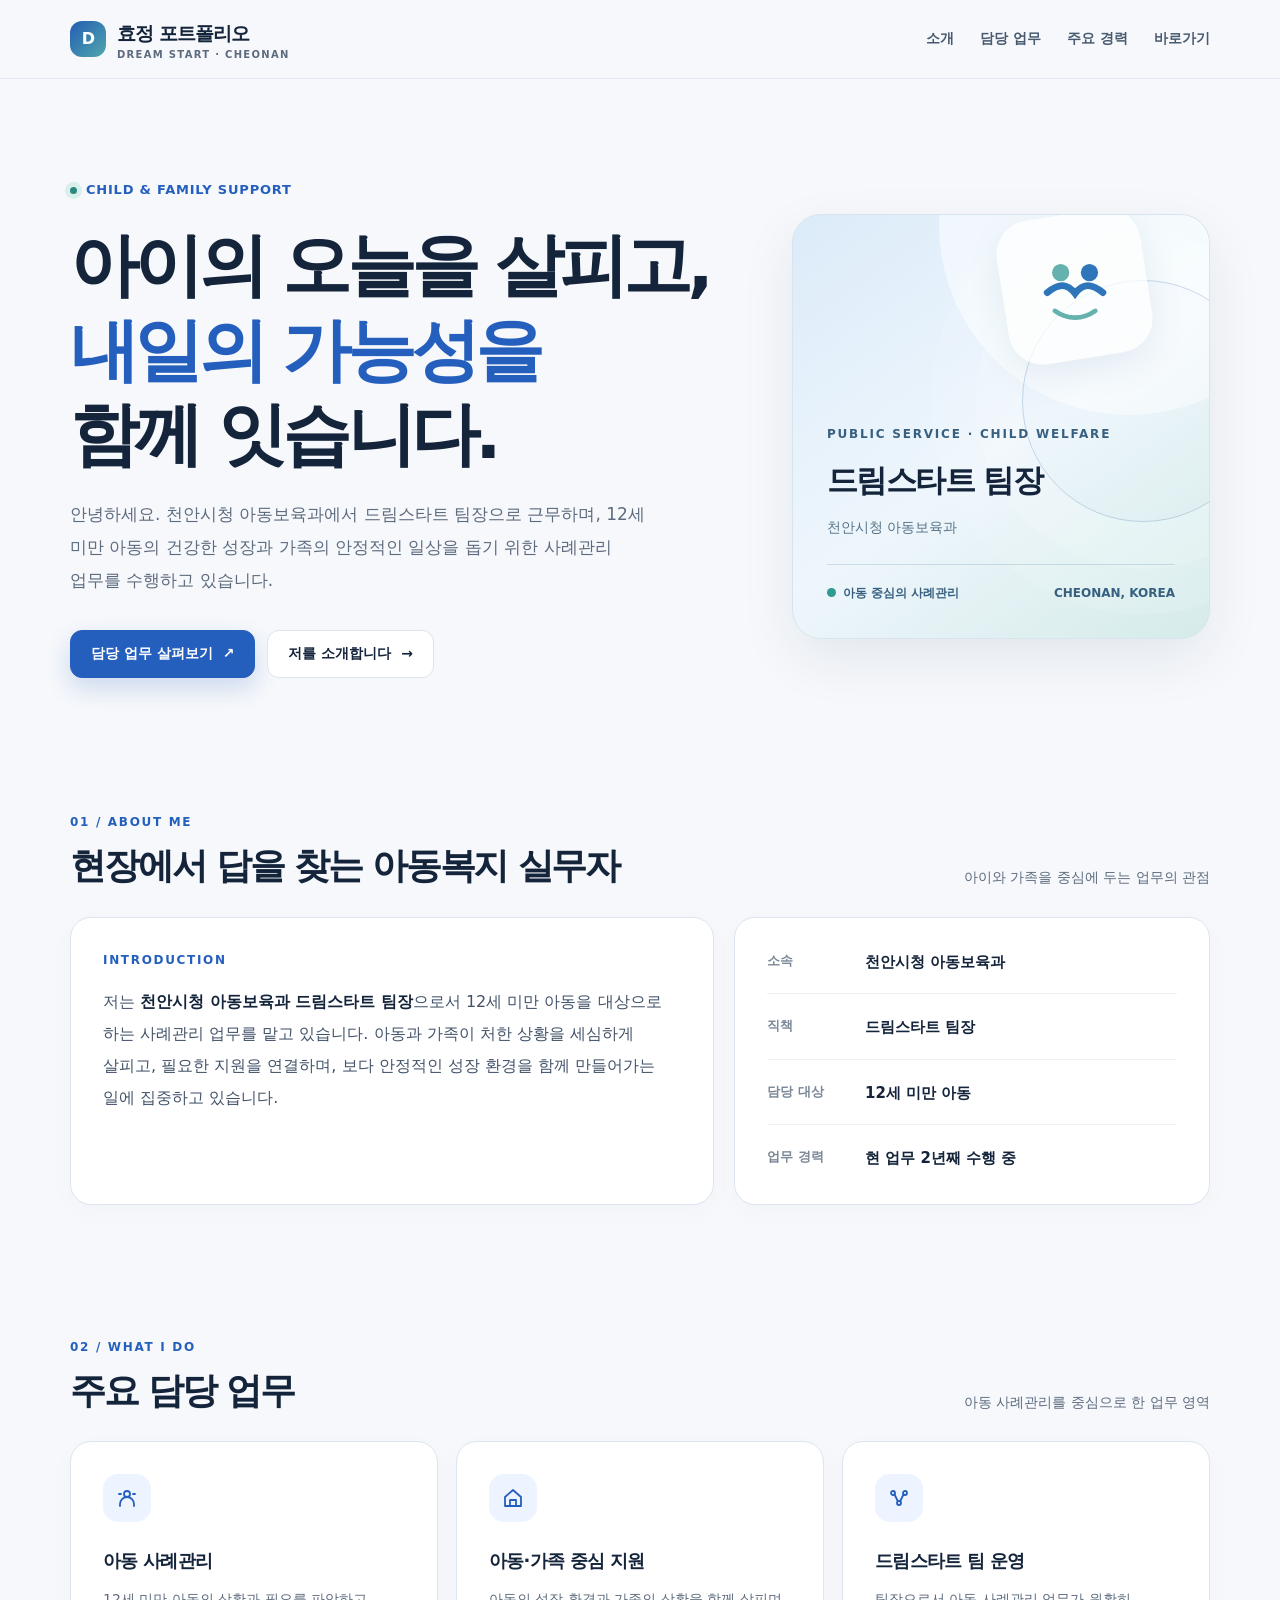
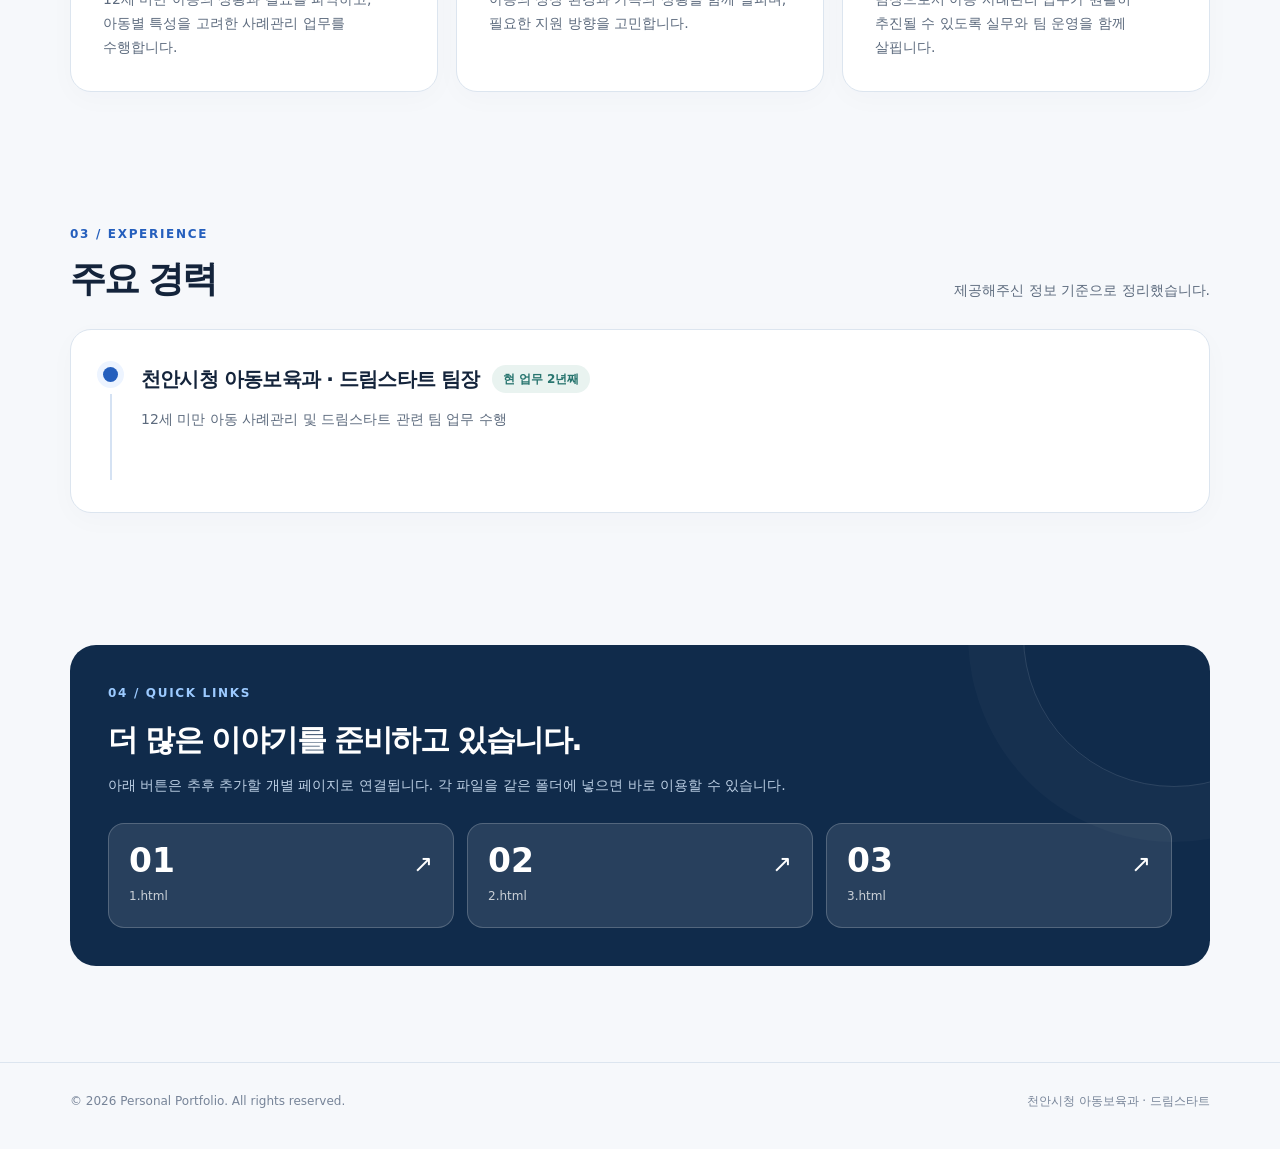
<file: index.html>
<!doctype html>
<html lang="ko">
<head>
  <meta charset="UTF-8" />
  <meta name="viewport" content="width=device-width, initial-scale=1" />
  <meta name="theme-color" content="#f6f8fb" />
  <meta name="description" content="천안시청 아동보육과 드림스타트 팀장 개인 포트폴리오 — 아동과 가족의 건강한 성장과 발달을 돕는 사례관리" />
  <title>드림스타트 팀장 | 개인 포트폴리오</title>
  <style>
    :root { color-scheme: light; --ink:#14243b; --muted:#5d6b7e; --line:#dce5ef; --blue:#255fbd; --blue-dark:#17498e; --soft:#edf4ff; --paper:#ffffff; --bg:#f6f8fb; --teal:#2b887f; --shadow:0 20px 55px rgba(18,42,75,.08); }
    * { box-sizing:border-box; }
    html { scroll-behavior:smooth; }
    body { margin:0; background:var(--bg); color:var(--ink); font-family:Pretendard,"Noto Sans KR","Apple SD Gothic Neo","Malgun Gothic",system-ui,sans-serif; line-height:1.7; word-break:keep-all; }
    a { color:inherit; text-decoration:none; }
    button { font:inherit; }
    :focus-visible { outline:3px solid #69a8ff; outline-offset:4px; }
    .container { width:min(1140px,calc(100% - 48px)); margin:auto; }
    .skip { position:absolute; top:-100px; left:16px; background:var(--ink);color:white;padding:12px 18px;z-index:20; }
    .skip:focus { top:12px; }
    .header { position:sticky; top:0; z-index:10; background:rgba(246,248,251,.88); backdrop-filter:blur(18px); border-bottom:1px solid rgba(220,229,239,.8); }
    .nav { min-height:78px;display:flex;align-items:center;justify-content:space-between;gap:20px; }
    .brand { display:flex;align-items:center;gap:11px;font-weight:850;letter-spacing:-.05em;font-size:19px; }
    .brand-mark { display:grid;place-items:center;width:36px;height:36px;border-radius:12px;color:white;background:linear-gradient(135deg,#235db3,#51a7ad);font-size:16px;font-weight:800; }
    .brand small { display:block;font-size:10px;color:var(--muted);font-weight:650;letter-spacing:.13em;line-height:1.2; }
    .nav-links { display:flex;gap:26px;font-weight:650;color:#485a70;font-size:14px; }
    .nav-links a:hover { color:var(--blue); }
    .hero { padding:96px 0 68px; }
    .hero-grid { display:grid; grid-template-columns:minmax(0,1.23fr) minmax(320px,.77fr);gap:54px;align-items:center; }
    .eyebrow { display:inline-flex;gap:9px;align-items:center;font-size:13px;font-weight:800;letter-spacing:.06em;color:var(--blue); }
    .eyebrow::before { content:"";width:7px;height:7px;border-radius:50%;background:var(--teal);box-shadow:0 0 0 5px #d9efec; }
    h1,h2,h3,p { margin-top:0; }
    h1 { margin:21px 0 22px;font-size:clamp(40px,5.4vw,70px);line-height:1.22;letter-spacing:-.068em;font-weight:850; }
    h1 .accent { color:var(--blue); }
    .lead { max-width:590px;font-size:17px;color:var(--muted);line-height:1.95; }
    .actions { display:flex;gap:12px;flex-wrap:wrap;margin-top:32px; }
    .btn { min-height:48px;border-radius:12px;padding:11px 20px;display:inline-flex;align-items:center;justify-content:center;gap:10px;font-size:14px;font-weight:750;border:1px solid var(--line);transition:transform .15s,box-shadow .15s,background .15s;cursor:pointer; }
    .btn:hover,.shortcut:hover { transform:translateY(-3px); }
    .btn:active,.shortcut:active { transform:translateY(0) scale(.98); }
    .btn-primary { background:var(--blue);color:white;border-color:var(--blue);box-shadow:0 10px 25px rgba(37,95,189,.2); }
    .btn-primary:hover { background:var(--blue-dark); }
    .btn-secondary { background:#fff; }
    .profile { position:relative;min-height:425px;overflow:hidden;border:1px solid #d7e4f0;border-radius:29px;background:linear-gradient(145deg,#dcebf9 0%,#eef6fc 53%,#d5ebe9 100%);box-shadow:var(--shadow);padding:34px;display:flex;align-items:flex-end; }
    .profile::before { content:"";position:absolute;width:380px;height:380px;border-radius:50%;top:-180px;right:-110px;background:rgba(255,255,255,.48); }
    .profile::after { content:"";position:absolute;width:240px;height:240px;border:1px solid rgba(57,112,166,.24);border-radius:50%;top:65px;right:-55px;box-shadow:0 0 0 47px rgba(255,255,255,.12),0 0 0 92px rgba(255,255,255,.10); }
    .profile-content { position:relative;z-index:1;width:100%; }
    .symbol { display:flex;justify-content:center;align-items:center;position:absolute;top:-210px;right:28px;width:145px;height:145px;border-radius:34px;transform:rotate(-9deg);background:rgba(255,255,255,.7);box-shadow:0 12px 35px rgba(35,87,132,.09); }
    .symbol svg {width:96px;height:96px;transform:rotate(9deg);}
    .profile-label { color:#376080;font-size:12px;letter-spacing:.15em;font-weight:800; }
    .profile h2 { margin:10px 0 9px;font-size:31px;letter-spacing:-.05em; }
    .profile p { margin:0;color:#557287;font-size:14px; }
    .profile-foot { display:flex;justify-content:space-between;gap:12px;align-items:center;margin-top:25px;border-top:1px solid rgba(63,112,149,.2);padding-top:18px;font-size:12px;font-weight:750;color:#376080; }
    .dot { width:9px;height:9px;display:inline-block;background:#2f9b91;border-radius:50%;margin-right:7px; }
    section { scroll-margin-top:100px; }
    .section { padding:66px 0; }
    .section-top { display:flex;align-items:end;justify-content:space-between;gap:20px;margin-bottom:27px; }
    .kicker { text-transform:uppercase;color:var(--blue);font-weight:850;font-size:12px;letter-spacing:.14em;margin-bottom:10px; }
    .section-title { font-size:clamp(27px,3vw,36px);letter-spacing:-.06em;line-height:1.32;margin-bottom:0; }
    .section-note { font-size:14px;color:var(--muted);margin:0; }
    .about-grid { display:grid;grid-template-columns:1.15fr .85fr;gap:20px; }
    .card { background:var(--paper);border:1px solid var(--line);border-radius:21px;padding:32px;box-shadow:0 7px 28px rgba(22,49,80,.025); }
    .about-copy { font-size:16px;line-height:2;color:#43536a;margin:16px 0 0; }
    .about-copy strong { color:var(--ink); }
    .meta { display:grid;gap:21px; }
    .meta-item { display:grid;grid-template-columns:84px 1fr;gap:14px;align-items:start;border-bottom:1px solid #edf1f5;padding-bottom:18px; }
    .meta-item:last-child { border:0;padding-bottom:0; }
    .meta-label { color:#7a8797;font-size:13px;font-weight:700; }
    .meta-value { font-weight:750;font-size:15px; }
    .work-grid { display:grid;grid-template-columns:repeat(3,minmax(0,1fr));gap:18px; }
    .work-card { min-height:245px; }
    .work-icon { display:grid;place-items:center;width:48px;height:48px;background:var(--soft);color:var(--blue);border-radius:15px;margin-bottom:24px; }
    .work-icon svg { width:24px;height:24px;stroke:currentColor;stroke-width:1.8;fill:none;stroke-linecap:round;stroke-linejoin:round; }
    .work-card h3 { font-size:18px;letter-spacing:-.04em;margin-bottom:11px; }
    .work-card p { font-size:14px;color:var(--muted);margin:0; }
    .career { display:flex;gap:23px;align-items:flex-start; }
    .career-line { display:flex;flex-direction:column;align-items:center;min-height:118px; }
    .career-line::before { content:"";width:15px;height:15px;background:var(--blue);border-radius:50%;box-shadow:0 0 0 6px var(--soft);margin:5px 0 12px; }
    .career-line::after { content:"";width:2px;background:#d5e2f3;flex:1; }
    .career-heading { display:flex;flex-wrap:wrap;align-items:center;gap:12px; }
    .career-heading h3 { margin:0;font-size:20px;letter-spacing:-.04em; }
    .pill { background:#e9f3f0;color:#28756f;border-radius:100px;padding:4px 11px;font-size:12px;font-weight:800; }
    .career-body p { color:var(--muted);font-size:14px;margin:12px 0 0; }
    .links-panel { border-radius:26px;background:#102b4b;padding:38px;color:#fff;position:relative;overflow:hidden; }
    .links-panel::after { content:"";width:300px;height:300px;border-radius:50%;border:1px solid rgba(255,255,255,.12);position:absolute;right:-115px;top:-160px;box-shadow:0 0 0 55px rgba(255,255,255,.025);pointer-events:none; }
    .links-panel .kicker { color:#9ccaff; }
    .links-panel h2 { font-size:30px;letter-spacing:-.05em;margin-bottom:9px; }
    .links-panel p { color:#bdd0e5;font-size:14px;margin:0 0 26px; }
    .shortcut-grid { display:grid;grid-template-columns:repeat(3,1fr);gap:13px;position:relative;z-index:1; }
    .shortcut { display:flex;align-items:center;justify-content:space-between;min-height:103px;background:rgba(255,255,255,.1);border:1px solid rgba(255,255,255,.2);border-radius:16px;padding:20px;color:white;transition:background .15s,transform .15s; }
    .shortcut:hover { background:rgba(255,255,255,.18); }
    .shortcut-number { font-size:33px;font-weight:800;line-height:1; }
    .shortcut-label { font-size:12px;opacity:.75;margin-top:9px; }
    .shortcut-arrow { font-size:24px;align-self:flex-start; }
    .footer { border-top:1px solid var(--line);padding:28px 0 38px;margin-top:30px;color:#778498;font-size:12px; }
    .footer-inner { display:flex;justify-content:space-between;gap:12px;flex-wrap:wrap; }
    @media(max-width:850px) { .hero-grid { grid-template-columns:1fr;gap:35px; } .hero { padding-top:65px; } .profile { min-height:330px; } .symbol { top:-175px; } .about-grid { grid-template-columns:1fr; } .work-grid { grid-template-columns:1fr; } .work-card { min-height:0; } }
    @media(max-width:560px) { .container { width:min(100% - 32px,1140px); } .nav { min-height:67px; } .brand { font-size:16px; } .nav-links { gap:13px;font-size:12px; } .nav-links a:last-child { display:none; } .hero { padding:57px 0 25px; } h1 { font-size:39px; } .lead { font-size:15px; } .profile { padding:24px;min-height:310px; } .profile h2 { font-size:26px; } .section { padding:42px 0; } .section-top { display:block; } .section-note { margin-top:10px; } .card { padding:24px; } .meta-item { grid-template-columns:68px 1fr;gap:8px; } .links-panel { padding:27px 21px; } .links-panel h2 { font-size:26px; } .shortcut-grid { gap:8px; } .shortcut { min-height:89px;padding:14px 12px; } .shortcut-number { font-size:27px; } .shortcut-label { font-size:10px; } .shortcut-arrow { font-size:16px; } }
    @media(prefers-reduced-motion:reduce) { html { scroll-behavior:auto; } *,*::before,*::after { transition:none!important; } }
  </style>
</head>
<body>
  <a href="#main" class="skip">본문 바로가기</a>
  <header class="header">
    <div class="container nav">
      <a class="brand" href="#top" aria-label="포트폴리오 맨 위로 이동"><span class="brand-mark">D</span><span>효정 포트폴리오<small>DREAM START · CHEONAN</small></span></a>
      <nav class="nav-links" aria-label="주요 메뉴"><a href="#about">소개</a><a href="#work">담당 업무</a><a href="#career">주요 경력</a><a href="#projects">바로가기</a></nav>
    </div>
  </header>
  <main id="main">
    <div id="top" class="hero">
      <div class="container hero-grid">
        <div>
          <div class="eyebrow">CHILD & FAMILY SUPPORT</div>
          <h1>아이의 오늘을 살피고,<br /><span class="accent">내일의 가능성을</span><br />함께 잇습니다.</h1>
          <p class="lead">안녕하세요. 천안시청 아동보육과에서 드림스타트 팀장으로 근무하며, 12세 미만 아동의 건강한 성장과 가족의 안정적인 일상을 돕기 위한 사례관리 업무를 수행하고 있습니다.</p>
          <div class="actions"><a class="btn btn-primary" href="#work">담당 업무 살펴보기 <span aria-hidden="true">↗</span></a><a class="btn btn-secondary" href="#about">저를 소개합니다 <span aria-hidden="true">→</span></a></div>
        </div>
        <aside class="profile" aria-label="소속 및 역할 소개">
          <div class="profile-content">
            <div class="symbol" aria-hidden="true"><svg viewBox="0 0 100 100"><path d="M21 56c12-10 21-10 29 1 8-11 17-11 29-1" fill="none" stroke="#2e76b9" stroke-width="7" stroke-linecap="round"/><circle cx="35" cy="35" r="9" fill="#65b1ad"/><circle cx="65" cy="35" r="9" fill="#2e76b9"/><path d="M29 75c7 5 14 7 21 7s14-2 21-7" fill="none" stroke="#65b1ad" stroke-width="5" stroke-linecap="round"/></svg></div>
            <div class="profile-label">PUBLIC SERVICE · CHILD WELFARE</div>
            <h2>드림스타트 팀장</h2>
            <p>천안시청 아동보육과</p>
            <div class="profile-foot"><span><span class="dot"></span>아동 중심의 사례관리</span><span>CHEONAN, KOREA</span></div>
          </div>
        </aside>
      </div>
    </div>
    <section id="about" class="section" aria-labelledby="about-title"><div class="container">
      <div class="section-top"><div><div class="kicker">01 / ABOUT ME</div><h2 class="section-title" id="about-title">현장에서 답을 찾는 아동복지 실무자</h2></div><p class="section-note">아이와 가족을 중심에 두는 업무의 관점</p></div>
      <div class="about-grid"><div class="card"><div class="kicker">INTRODUCTION</div><p class="about-copy">저는 <strong>천안시청 아동보육과 드림스타트 팀장</strong>으로서 12세 미만 아동을 대상으로 하는 사례관리 업무를 맡고 있습니다. 아동과 가족이 처한 상황을 세심하게 살피고, 필요한 지원을 연결하며, 보다 안정적인 성장 환경을 함께 만들어가는 일에 집중하고 있습니다.</p></div>
      <div class="card meta"><div class="meta-item"><span class="meta-label">소속</span><span class="meta-value">천안시청 아동보육과</span></div><div class="meta-item"><span class="meta-label">직책</span><span class="meta-value">드림스타트 팀장</span></div><div class="meta-item"><span class="meta-label">담당 대상</span><span class="meta-value">12세 미만 아동</span></div><div class="meta-item"><span class="meta-label">업무 경력</span><span class="meta-value">현 업무 2년째 수행 중</span></div></div></div>
    </div></section>
    <section id="work" class="section" aria-labelledby="work-title"><div class="container">
      <div class="section-top"><div><div class="kicker">02 / WHAT I DO</div><h2 class="section-title" id="work-title">주요 담당 업무</h2></div><p class="section-note">아동 사례관리를 중심으로 한 업무 영역</p></div>
      <div class="work-grid">
        <article class="card work-card"><div class="work-icon"><svg viewBox="0 0 24 24"><circle cx="12" cy="8" r="3"/><path d="M5 20v-2a7 7 0 0 1 14 0v2M4 8h2M18 8h2"/></svg></div><h3>아동 사례관리</h3><p>12세 미만 아동의 상황과 필요를 파악하고, 아동별 특성을 고려한 사례관리 업무를 수행합니다.</p></article>
        <article class="card work-card"><div class="work-icon"><svg viewBox="0 0 24 24"><path d="M4 11 12 4l8 7v9H4z"/><path d="M9 20v-6h6v6"/></svg></div><h3>아동·가족 중심 지원</h3><p>아동의 성장 환경과 가족의 상황을 함께 살피며, 필요한 지원 방향을 고민합니다.</p></article>
        <article class="card work-card"><div class="work-icon"><svg viewBox="0 0 24 24"><circle cx="6" cy="7" r="2"/><circle cx="18" cy="7" r="2"/><circle cx="12" cy="17" r="2"/><path d="m7.5 8.5 3 6m6-6-3 6"/></svg></div><h3>드림스타트 팀 운영</h3><p>팀장으로서 아동 사례관리 업무가 원활히 추진될 수 있도록 실무와 팀 운영을 함께 살핍니다.</p></article>
      </div>
    </div></section>
    <section id="career" class="section" aria-labelledby="career-title"><div class="container">
      <div class="section-top"><div><div class="kicker">03 / EXPERIENCE</div><h2 class="section-title" id="career-title">주요 경력</h2></div><p class="section-note">제공해주신 정보 기준으로 정리했습니다.</p></div>
      <div class="card career"><div class="career-line" aria-hidden="true"></div><div class="career-body"><div class="career-heading"><h3>천안시청 아동보육과 · 드림스타트 팀장</h3><span class="pill">현 업무 2년째</span></div><p>12세 미만 아동 사례관리 및 드림스타트 관련 팀 업무 수행</p></div></div>
    </div></section>
    <section id="projects" class="section" aria-labelledby="projects-title"><div class="container"><div class="links-panel"><div class="kicker">04 / QUICK LINKS</div><h2 id="projects-title">더 많은 이야기를 준비하고 있습니다.</h2><p>아래 버튼은 추후 추가할 개별 페이지로 연결됩니다. 각 파일을 같은 폴더에 넣으면 바로 이용할 수 있습니다.</p>
      <div class="shortcut-grid"><a class="shortcut" href="1.html" aria-label="1번 페이지로 이동"><div><div class="shortcut-number">01</div><div class="shortcut-label">1.html</div></div><span class="shortcut-arrow" aria-hidden="true">↗</span></a><a class="shortcut" href="2.html" aria-label="2번 페이지로 이동"><div><div class="shortcut-number">02</div><div class="shortcut-label">2.html</div></div><span class="shortcut-arrow" aria-hidden="true">↗</span></a><a class="shortcut" href="3.html" aria-label="3번 페이지로 이동"><div><div class="shortcut-number">03</div><div class="shortcut-label">3.html</div></div><span class="shortcut-arrow" aria-hidden="true">↗</span></a></div>
    </div></div></section>
  </main>
  <footer class="footer"><div class="container footer-inner"><span>© <span id="year">2026</span> Personal Portfolio. All rights reserved.</span><span>천안시청 아동보육과 · 드림스타트</span></div></footer>
  <script>document.getElementById('year').textContent = new Date().getFullYear();</script>
</body>
</html>
</file>
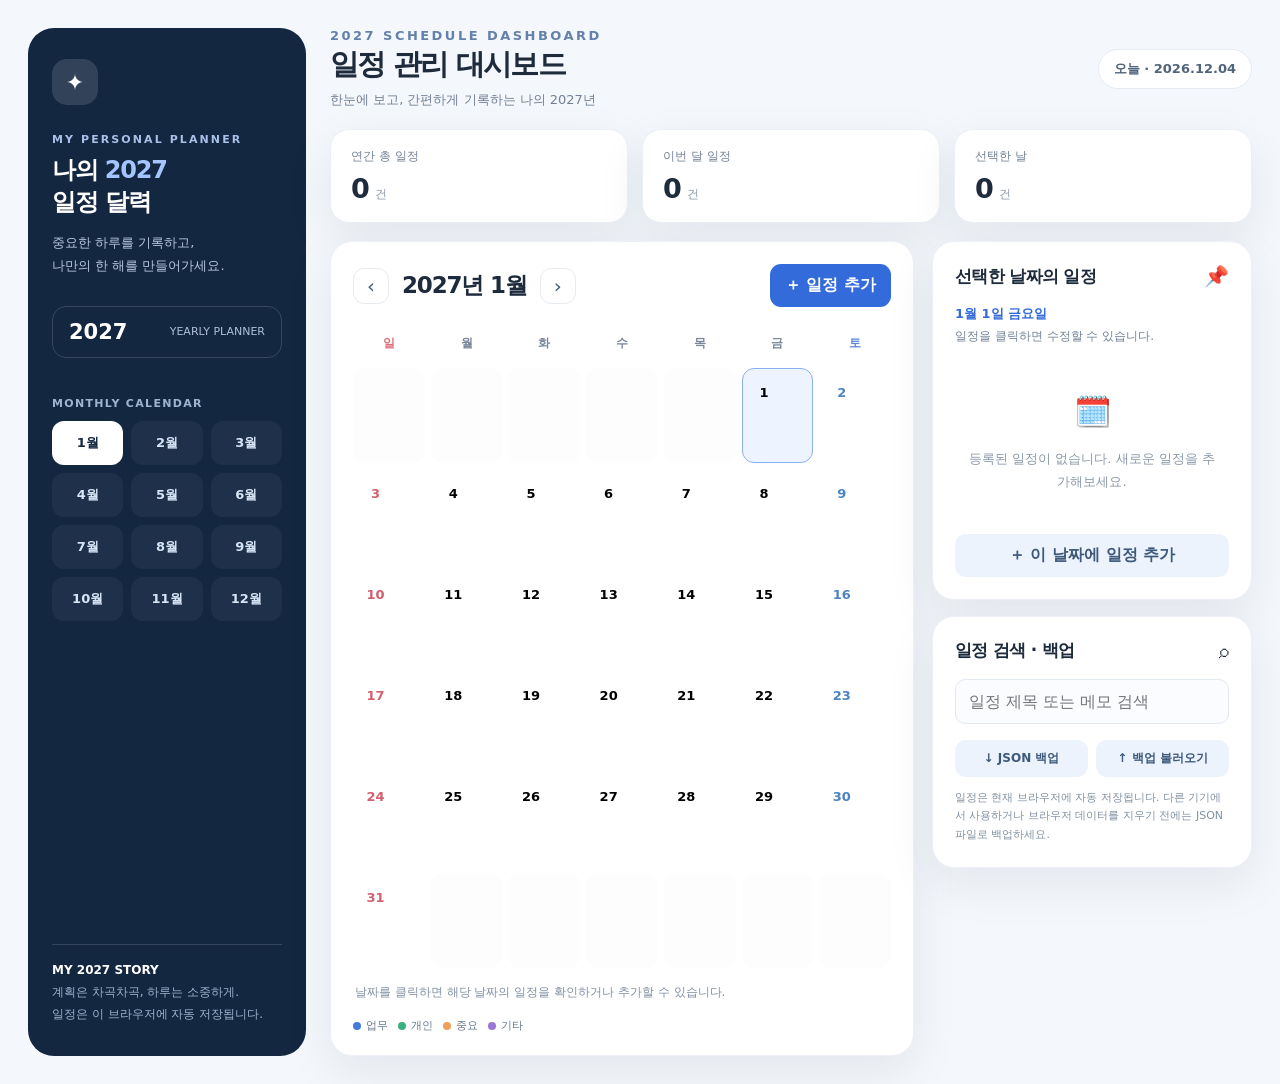
<file: 2027_calendar.html>
<!doctype html>
<html lang="ko">
<head>
<meta charset="UTF-8" />
<meta name="viewport" content="width=device-width, initial-scale=1" />
<meta name="theme-color" content="#12243d" />
<title>2027 나의 일정 달력</title>
<style>
:root{--navy:#142741;--navy2:#223d5e;--accent:#336bda;--accentLight:#e9f0ff;--text:#1e2b3d;--muted:#718095;--line:#e6ebf2;--bg:#f4f7fb;--white:#fff;--danger:#dc5263;--shadow:0 16px 48px rgba(26,48,80,.08)}
*{box-sizing:border-box}body{margin:0;background:var(--bg);color:var(--text);font-family:system-ui,-apple-system,"Pretendard","Noto Sans KR",sans-serif}button,input,textarea,select{font:inherit}button{cursor:pointer}button:focus-visible,input:focus-visible,textarea:focus-visible,select:focus-visible{outline:3px solid #7eafff;outline-offset:2px}.layout{max-width:1500px;margin:0 auto;padding:28px;display:grid;grid-template-columns:278px minmax(0,1fr);gap:24px}.sidebar{background:var(--navy);border-radius:26px;padding:31px 24px;color:white;min-height:calc(100vh - 56px);display:flex;flex-direction:column;gap:28px}.brand-mark{display:grid;place-items:center;width:46px;height:46px;border-radius:15px;background:#ffffff20;font-size:22px}.eyebrow{font-size:11px;font-weight:800;letter-spacing:.19em;color:#a9c1e9;margin:0 0 8px}.sidebar h1{font-size:24px;line-height:1.35;letter-spacing:-.05em;margin:0}.sidebar h1 span{color:#a4c5ff}.side-sub{color:#b7c8df;font-size:13px;line-height:1.8;margin:12px 0 0}.side-label{font-size:11px;letter-spacing:.12em;color:#9eb5d1;font-weight:800}.year-pill{display:flex;align-items:center;justify-content:space-between;padding:13px 16px;border:1px solid #ffffff25;border-radius:14px;font-weight:800;font-size:21px}.year-pill small{font-size:11px;color:#adc0d8;font-weight:500}.month-nav{display:grid;grid-template-columns:repeat(3,1fr);gap:8px}.month-nav button{border:1px solid transparent;background:#ffffff0c;color:#d7e4f6;padding:12px 6px;border-radius:12px;font-weight:700;font-size:13px;transition:.18s}.month-nav button:hover,.month-nav button.active{background:#fff;color:var(--navy)}.sidebar-bottom{margin-top:auto;padding-top:15px;border-top:1px solid #ffffff24;color:#9fb3ce;font-size:12px;line-height:1.8}.sidebar-bottom strong{color:#fff}.main{min-width:0}.topline{display:flex;align-items:center;justify-content:space-between;gap:16px;margin-bottom:20px}.topline h2{font-size:29px;letter-spacing:-.06em;margin:2px 0 6px}.topline p{color:var(--muted);font-size:13px;margin:0}.date-chip{background:#fff;border:1px solid var(--line);border-radius:99px;padding:10px 15px;color:#51647c;font-size:13px;font-weight:700;white-space:nowrap}.stats{display:grid;grid-template-columns:repeat(3,minmax(0,1fr));gap:14px;margin-bottom:18px}.stat{background:var(--white);box-shadow:var(--shadow);border:1px solid #ecf0f6;border-radius:19px;padding:18px 20px}.stat span{display:block;color:var(--muted);font-size:12px;margin-bottom:8px}.stat strong{font-size:27px;letter-spacing:-.04em}.stat em{font-style:normal;font-size:12px;font-weight:500;color:#8a99aa;margin-left:6px}.content{display:grid;grid-template-columns:minmax(0,1fr) 320px;gap:18px;align-items:start}.panel{background:#fff;border:1px solid #edf0f6;box-shadow:var(--shadow);border-radius:22px;padding:22px}.calendar-toolbar{display:flex;align-items:center;justify-content:space-between;gap:12px;margin-bottom:20px}.month-switch{display:flex;align-items:center;gap:13px}.month-switch h3{font-size:23px;letter-spacing:-.05em;min-width:115px;text-align:center;margin:0}.round-btn{border:1px solid var(--line);background:#fff;width:36px;height:36px;border-radius:11px;color:#445b75;font-size:20px;display:grid;place-items:center}.round-btn:hover{background:var(--accentLight);color:var(--accent)}.btn{border:0;border-radius:11px;background:var(--accent);color:white;font-weight:750;padding:11px 15px;transition:transform .15s,filter .15s}.btn:hover{filter:brightness(.94);transform:translateY(-1px)}.btn.secondary{color:#3d597b;background:#edf3fd}.btn.danger{background:#fff0f2;color:var(--danger)}.weekdays,.days{display:grid;grid-template-columns:repeat(7,minmax(0,1fr));gap:6px}.weekdays{margin-bottom:8px}.weekdays div{text-align:center;color:#78879a;font-size:12px;font-weight:800;padding:8px 0}.weekdays div:first-child{color:#dc6f7c}.weekdays div:last-child{color:#5f8ad5}.day{border:1px solid transparent;border-radius:12px;background:#fff;min-height:95px;text-align:left;padding:9px 7px;position:relative;transition:background .16s,border .16s;min-width:0;display:flex;flex-direction:column;gap:5px}.day:hover{background:#f5f8ff;border-color:#d8e5ff}.day.other{background:#fafbfd;opacity:.38;cursor:default}.day.selected{background:#edf4ff;border-color:#8ab0f2}.day.today .day-num{background:#233e62;color:white;border-radius:9px}.day-num{width:29px;height:29px;display:grid;place-items:center;font-weight:750;font-size:13px}.day.sun .day-num{color:#d35f70}.day.sat .day-num{color:#4d83c5}.day.today .day-num{color:#fff}.event-mini{font-size:10px;line-height:1.35;border-radius:5px;background:#ebf2ff;color:#2e60bb;white-space:nowrap;overflow:hidden;text-overflow:ellipsis;padding:3px 5px;max-width:100%}.event-mini.work{background:#e7f0ff;color:#245fbe}.event-mini.personal{background:#e8f6f0;color:#287451}.event-mini.important{background:#fff0e4;color:#a65c19}.event-mini.othercat{background:#f0edff;color:#7255ad}.more-mini{font-size:10px;color:#64758e;padding-left:4px}.calendar-tip{color:#8290a3;font-size:12px;line-height:1.6;margin:15px 2px 0}.sidepanel{display:flex;flex-direction:column;gap:16px}.section-heading{display:flex;align-items:center;justify-content:space-between;gap:10px;margin-bottom:17px}.section-heading h3{font-size:17px;letter-spacing:-.04em;margin:0}.selected-date{font-size:13px;font-weight:800;color:var(--accent);margin-bottom:5px}.muted{font-size:12px;color:var(--muted)}.agenda-list{display:flex;flex-direction:column;gap:9px;max-height:370px;overflow:auto}.agenda-item{display:flex;align-items:start;gap:9px;padding:12px;border:1px solid #e9edf4;border-radius:12px;background:#fff;cursor:pointer;text-align:left;width:100%}.agenda-item:hover{border-color:#9dbcf1;background:#fafcff}.agenda-dot{height:9px;width:9px;border-radius:100%;margin-top:5px;flex:none;background:#427bdb}.agenda-dot.personal{background:#3aaf7f}.agenda-dot.important{background:#efa15c}.agenda-dot.othercat{background:#9779d4}.agenda-item strong{font-size:13px;display:block;overflow-wrap:anywhere}.agenda-item small{font-size:11px;color:#8897a7;display:block;margin-top:5px}.empty{text-align:center;color:#8b99a9;padding:25px 10px;font-size:13px;line-height:1.8}.empty .emoji{font-size:30px;display:block;margin-bottom:8px}.search{width:100%;padding:12px 13px;border:1px solid #e3e9f1;border-radius:10px;background:#fafcff;outline:none}.search:focus{border-color:#7fa6e9}.tool-grid{display:grid;grid-template-columns:1fr 1fr;gap:8px}.tool-grid button{font-size:12px;padding:10px 6px}.notice{font-size:11px;line-height:1.7;color:#8190a1;margin:12px 0 0}.category-legend{display:flex;flex-wrap:wrap;gap:10px;margin-top:16px}.category-legend span{font-size:11px;color:#66778e;display:inline-flex;align-items:center;gap:5px}.category-legend i{width:8px;height:8px;border-radius:50%;background:#427bdb}.category-legend .personal i{background:#3aaf7f}.category-legend .important i{background:#efa15c}.category-legend .othercat i{background:#9779d4}.mobile-months{display:none}.modal-backdrop{position:fixed;inset:0;background:#14253c9c;display:none;align-items:center;justify-content:center;z-index:10;padding:16px}.modal-backdrop.show{display:flex}.modal{width:min(100%,460px);background:#fff;border-radius:22px;padding:26px;box-shadow:0 30px 90px #07192a45}.modal-top{display:flex;justify-content:space-between;align-items:center;margin-bottom:20px}.modal h3{margin:0;font-size:21px;letter-spacing:-.04em}.close{border:0;background:#f0f3f7;border-radius:9px;width:33px;height:33px;font-size:20px;color:#63748b}.field{margin-bottom:15px}.field label{display:block;font-weight:800;font-size:12px;color:#43546b;margin-bottom:7px}.field input,.field textarea,.field select{width:100%;border:1px solid #dfe7f0;border-radius:11px;padding:12px;outline:none;background:white;color:var(--text)}.field :is(input,textarea,select):focus{border-color:var(--accent)}.field textarea{resize:vertical;min-height:88px}.form-actions{display:flex;align-items:center;justify-content:flex-end;gap:8px;margin-top:20px}.form-actions #deleteBtn{margin-right:auto}.toast{position:fixed;left:50%;bottom:25px;transform:translate(-50%,20px);background:#233954;color:#fff;padding:11px 19px;border-radius:12px;font-size:13px;opacity:0;pointer-events:none;transition:.2s;z-index:20}.toast.show{opacity:1;transform:translate(-50%,0)}
@media(max-width:1150px){.content{grid-template-columns:minmax(0,1fr)}.sidepanel{display:grid;grid-template-columns:1fr 1fr}.layout{grid-template-columns:235px 1fr;padding:18px;gap:16px}.sidebar{padding:25px 17px}.day{min-height:88px}}
@media(max-width:760px){.layout{display:block;padding:12px}.sidebar{min-height:auto;padding:20px;border-radius:20px;margin-bottom:15px;gap:13px}.sidebar h1{font-size:23px}.side-sub,.year-pill,.sidebar-bottom,.side-label,.month-nav{display:none}.topline{margin:10px 3px 15px}.topline h2{font-size:24px}.date-chip{display:none}.mobile-months{display:flex;overflow:auto;gap:7px;padding:0 0 12px;scrollbar-width:thin}.mobile-months button{flex:0 0 auto;border:1px solid #e1e8f2;background:white;border-radius:999px;padding:8px 14px;color:#55667b;font-weight:700;font-size:12px}.mobile-months button.active{background:var(--navy);color:white}.stats{gap:8px;margin-bottom:12px}.stat{padding:12px;border-radius:14px}.stat span{font-size:10px}.stat strong{font-size:22px}.stat em{font-size:10px}.panel{padding:14px;border-radius:17px}.calendar-toolbar{margin-bottom:10px}.month-switch h3{font-size:20px;min-width:105px}.calendar-toolbar .btn{font-size:12px;padding:10px}.weekdays,.days{gap:2px}.day{min-height:70px;padding:5px 3px;border-radius:8px;gap:3px}.day-num{width:24px;height:24px;font-size:12px}.event-mini{font-size:9px;padding:2px 3px}.sidepanel{grid-template-columns:1fr;margin-top:12px;gap:12px}.category-legend{gap:9px}.calendar-tip{font-size:11px}.toast{width:max-content;max-width:calc(100vw - 30px)}}
@media(max-width:380px){.day{min-height:63px}.event-mini{font-size:8px}.month-switch{gap:5px}.month-switch h3{min-width:90px}}
@media(prefers-reduced-motion:reduce){*,*:before,*:after{transition:none!important;scroll-behavior:auto!important}}
</style>
</head>
<body>
<div class="layout">
<aside class="sidebar">
  <div class="brand-mark" aria-hidden="true">✦</div>
  <div><p class="eyebrow">MY PERSONAL PLANNER</p><h1>나의 <span>2027</span><br>일정 달력</h1><p class="side-sub">중요한 하루를 기록하고,<br>나만의 한 해를 만들어가세요.</p></div>
  <div class="year-pill"><span>2027</span><small>YEARLY PLANNER</small></div>
  <div><p class="side-label">MONTHLY CALENDAR</p><nav id="monthNav" class="month-nav" aria-label="월 선택"></nav></div>
  <div class="sidebar-bottom"><strong>MY 2027 STORY</strong><br>계획은 차곡차곡, 하루는 소중하게.<br>일정은 이 브라우저에 자동 저장됩니다.</div>
</aside>
<main class="main">
  <div class="topline"><div><p class="eyebrow" style="color:#6481ac">2027 SCHEDULE DASHBOARD</p><h2>일정 관리 대시보드</h2><p>한눈에 보고, 간편하게 기록하는 나의 2027년</p></div><div class="date-chip" id="todayChip"></div></div>
  <nav id="mobileMonths" class="mobile-months" aria-label="모바일 월 선택"></nav>
  <div class="stats"><div class="stat"><span>연간 총 일정</span><strong id="yearCount">0</strong><em>건</em></div><div class="stat"><span>이번 달 일정</span><strong id="monthCount">0</strong><em>건</em></div><div class="stat"><span>선택한 날</span><strong id="dayCount">0</strong><em>건</em></div></div>
  <div class="content">
    <section class="panel" aria-label="2027년 달력"><div class="calendar-toolbar"><div class="month-switch"><button class="round-btn" id="prevMonth" aria-label="이전 달">‹</button><h3 id="monthTitle">2027년 1월</h3><button class="round-btn" id="nextMonth" aria-label="다음 달">›</button></div><button class="btn" id="addBtn">＋ 일정 추가</button></div><div class="weekdays"><div>일</div><div>월</div><div>화</div><div>수</div><div>목</div><div>금</div><div>토</div></div><div id="days" class="days"></div><p class="calendar-tip">날짜를 클릭하면 해당 날짜의 일정을 확인하거나 추가할 수 있습니다.</p><div class="category-legend"><span><i></i>업무</span><span class="personal"><i></i>개인</span><span class="important"><i></i>중요</span><span class="othercat"><i></i>기타</span></div></section>
    <div class="sidepanel"><section class="panel"><div class="section-heading"><h3>선택한 날짜의 일정</h3><span style="font-size:20px">📌</span></div><div class="selected-date" id="selectedLabel"></div><p class="muted" style="margin:0 0 15px">일정을 클릭하면 수정할 수 있습니다.</p><div class="agenda-list" id="agenda"></div><button class="btn secondary" id="addForDay" style="width:100%;margin-top:15px">＋ 이 날짜에 일정 추가</button></section><section class="panel"><div class="section-heading"><h3>일정 검색 · 백업</h3><span style="font-size:19px">⌕</span></div><input type="search" class="search" id="search" placeholder="일정 제목 또는 메모 검색" aria-label="일정 검색"><div class="agenda-list" id="searchResults" style="display:none;margin-top:12px;max-height:240px"></div><div class="tool-grid" style="margin-top:16px"><button class="btn secondary" id="exportBtn">↓ JSON 백업</button><button class="btn secondary" id="importBtn">↑ 백업 불러오기</button></div><input type="file" id="importFile" accept=".json,application/json" hidden><p class="notice">일정은 현재 브라우저에 자동 저장됩니다. 다른 기기에서 사용하거나 브라우저 데이터를 지우기 전에는 JSON 파일로 백업하세요.</p></section></div>
  </div>
</main>
</div>
<div class="modal-backdrop" id="modalBackdrop" role="presentation"><div class="modal" role="dialog" aria-modal="true" aria-labelledby="modalTitle"><div class="modal-top"><h3 id="modalTitle">새 일정 추가</h3><button class="close" id="closeBtn" aria-label="닫기">×</button></div><form id="eventForm"><div class="field"><label for="eventDate">날짜</label><input type="date" id="eventDate" min="2027-01-01" max="2027-12-31" required></div><div class="field"><label for="eventTitle">일정 제목</label><input type="text" id="eventTitle" maxlength="80" placeholder="예: 주간 업무회의" required></div><div class="field"><label for="eventTime">시간 (선택)</label><input type="time" id="eventTime"></div><div class="field"><label for="eventCategory">분류</label><select id="eventCategory"><option value="work">업무</option><option value="personal">개인</option><option value="important">중요</option><option value="othercat">기타</option></select></div><div class="field"><label for="eventMemo">메모 (선택)</label><textarea id="eventMemo" maxlength="1500" placeholder="필요한 내용을 자유롭게 적어보세요."></textarea></div><div class="form-actions"><button class="btn danger" type="button" id="deleteBtn" hidden>삭제</button><button class="btn secondary" type="button" id="cancelBtn">취소</button><button class="btn" type="submit">저장하기</button></div></form></div></div>
<div class="toast" id="toast" role="status" aria-live="polite"></div>
<script>
(()=>{'use strict';
const YEAR=2027,KEY='my-2027-calendar-v1',names=['1월','2월','3월','4월','5월','6월','7월','8월','9월','10월','11월','12월'],cats={work:'업무',personal:'개인',important:'중요',othercat:'기타'};
const $=id=>document.getElementById(id);const pad=n=>String(n).padStart(2,'0');const makeDate=(m,d)=>`${YEAR}-${pad(m+1)}-${pad(d)}`;
let events=load(),month=0,selected=makeDate(0,1),editId=null,lastFocus=null;
function valid(e){return e&&typeof e.id==='string'&&/^2027-(0[1-9]|1[0-2])-(0[1-9]|[12]\d|3[01])$/.test(e.date)&&!Number.isNaN(new Date(e.date+'T12:00:00').getTime())&&new Date(e.date+'T12:00:00').toISOString().slice(0,10)===e.date&&typeof e.title==='string'&&e.title.trim().length>0&&e.title.length<=80&&(!e.time||/^([01]\d|2[0-3]):[0-5]\d$/.test(e.time))&&(!e.memo||typeof e.memo==='string')&&(!e.category||cats[e.category]);}
function load(){try{const parsed=JSON.parse(localStorage.getItem(KEY)||'[]');return Array.isArray(parsed)?parsed.filter(valid):[]}catch{return []}}
function save(){try{localStorage.setItem(KEY,JSON.stringify(events));return true}catch{toast('저장 공간을 확인해주세요. 백업 파일을 이용하세요.');return false}}
function toast(msg){const el=$('toast');el.textContent=msg;el.classList.add('show');clearTimeout(toast.timer);toast.timer=setTimeout(()=>el.classList.remove('show'),2700)}
function sortEvents(arr){return [...arr].sort((a,b)=>a.date.localeCompare(b.date)||(a.time||'99:99').localeCompare(b.time||'99:99')||a.title.localeCompare(b.title,'ko'))}
function filteredOn(date){return sortEvents(events.filter(e=>e.date===date))}
function jump(m){if(m<0||m>11){toast('2027년 달력만 표시합니다.');return}month=m;const d=Number(selected.slice(8));selected=makeDate(m,Math.min(d,new Date(YEAR,m+1,0).getDate()));render()}
function render(){renderNav();$('monthTitle').textContent=`2027년 ${month+1}월`;$('yearCount').textContent=events.length;$('monthCount').textContent=events.filter(e=>Number(e.date.slice(5,7))===month+1).length;$('dayCount').textContent=filteredOn(selected).length;renderDays();renderAgenda();renderSearch()}
function renderNav(){for(const id of ['monthNav','mobileMonths']){const nav=$(id);nav.replaceChildren();names.forEach((name,i)=>{const b=document.createElement('button');b.textContent=name;b.className=i===month?'active':'';b.type='button';b.setAttribute('aria-current',i===month?'date':'false');b.addEventListener('click',()=>jump(i));nav.appendChild(b)})}}
function renderDays(){const grid=$('days');grid.replaceChildren();const first=new Date(YEAR,month,1).getDay(),total=new Date(YEAR,month+1,0).getDate(),slots=Math.ceil((first+total)/7)*7;const now=new Date(),today=now.getFullYear()===YEAR?makeDate(now.getMonth(),now.getDate()):'';for(let i=0;i<slots;i++){const day=i-first+1,inside=day>=1&&day<=total;const b=document.createElement('button');b.type='button';b.className='day'+(!inside?' other':'')+(i%7===0?' sun':'')+(i%7===6?' sat':'');if(!inside){b.disabled=true;b.setAttribute('aria-hidden','true');grid.append(b);continue}const date=makeDate(month,day),items=filteredOn(date);if(date===selected)b.classList.add('selected');if(date===today)b.classList.add('today');b.setAttribute('aria-label',`${month+1}월 ${day}일, 일정 ${items.length}건`);b.setAttribute('aria-pressed',String(date===selected));const num=document.createElement('span');num.className='day-num';num.textContent=day;b.append(num);items.slice(0,2).forEach(e=>{const el=document.createElement('span');el.className='event-mini '+(cats[e.category]?e.category:'work');el.textContent=e.title;b.append(el)});if(items.length>2){const more=document.createElement('span');more.className='more-mini';more.textContent=`+${items.length-2}개 더`;b.append(more)}b.addEventListener('click',()=>{selected=date;render()});grid.append(b)}}
function eventButton(e){const b=document.createElement('button');b.type='button';b.className='agenda-item';const dot=document.createElement('i');dot.className='agenda-dot '+(cats[e.category]?e.category:'work');const content=document.createElement('span');content.style.minWidth='0';const title=document.createElement('strong');title.textContent=e.title;const meta=document.createElement('small');meta.textContent=[e.date,e.time||'종일',cats[e.category]||'업무'].join(' · ');content.append(title,meta);if(e.memo){const memo=document.createElement('small');memo.textContent=e.memo.length>60?e.memo.slice(0,60)+'…':e.memo;content.append(memo)}b.append(dot,content);b.addEventListener('click',()=>openModal(e));return b}
function empty(msg){const p=document.createElement('div');p.className='empty';const icon=document.createElement('span');icon.className='emoji';icon.textContent='🗓️';p.append(icon,document.createTextNode(msg));return p}
function renderAgenda(){$('selectedLabel').textContent=`${Number(selected.slice(5,7))}월 ${Number(selected.slice(8))}일 ${'일월화수목금토'[new Date(selected+'T12:00:00').getDay()]}요일`;const list=$('agenda');list.replaceChildren();const items=filteredOn(selected);if(!items.length)list.append(empty('등록된 일정이 없습니다.\n새로운 일정을 추가해보세요.'));else items.forEach(e=>list.append(eventButton(e)))}
function renderSearch(){const q=$('search').value.trim().toLocaleLowerCase('ko');const list=$('searchResults');list.replaceChildren();list.style.display=q?'flex':'none';if(!q)return;const matches=sortEvents(events.filter(e=>e.title.toLocaleLowerCase('ko').includes(q)||(e.memo||'').toLocaleLowerCase('ko').includes(q)));if(!matches.length)list.append(empty('검색 결과가 없습니다.'));else matches.forEach(e=>list.append(eventButton(e)))}
function openModal(e=null){lastFocus=document.activeElement;editId=e?e.id:null;$('modalTitle').textContent=e?'일정 수정':'새 일정 추가';$('deleteBtn').hidden=!e;$('eventDate').value=e?e.date:selected;$('eventTitle').value=e?e.title:'';$('eventTime').value=e?e.time||'':'';$('eventCategory').value=e?e.category||'work':'work';$('eventMemo').value=e?e.memo||'':'';$('modalBackdrop').classList.add('show');document.body.style.overflow='hidden';$('eventTitle').focus()}
function closeModal(){$('modalBackdrop').classList.remove('show');document.body.style.overflow='';if(lastFocus?.isConnected)lastFocus.focus()}
$('eventForm').addEventListener('submit',e=>{e.preventDefault();const date=$('eventDate').value,title=$('eventTitle').value.trim();if(!title||date<'2027-01-01'||date>'2027-12-31'){toast('2027년 날짜와 일정 제목을 확인해주세요.');return}const item={id:editId||(('randomUUID'in crypto)?crypto.randomUUID():String(Date.now())+'-'+Math.random()),date,title,time:$('eventTime').value,category:$('eventCategory').value,memo:$('eventMemo').value.trim()};if(!valid(item)){toast('입력한 내용을 확인해주세요.');return}if(editId)events=events.map(x=>x.id===editId?item:x);else events.push(item);selected=date;month=Number(date.slice(5,7))-1;save();closeModal();render();toast(editId?'일정을 수정했습니다.':'일정을 저장했습니다.')});
$('deleteBtn').addEventListener('click',()=>{if(!editId||!confirm('이 일정을 삭제할까요?'))return;events=events.filter(e=>e.id!==editId);save();closeModal();render();toast('일정을 삭제했습니다.')});
$('closeBtn').addEventListener('click',closeModal);$('cancelBtn').addEventListener('click',closeModal);$('modalBackdrop').addEventListener('click',e=>{if(e.target===$('modalBackdrop'))closeModal()});document.addEventListener('keydown',e=>{if(e.key==='Escape'&&$('modalBackdrop').classList.contains('show'))closeModal();if(e.key==='Tab'&&$('modalBackdrop').classList.contains('show')){const focusables=[...$('modalBackdrop').querySelectorAll('button:not([hidden]),input:not([hidden]),textarea,select')].filter(el=>el.offsetParent!==null);const first=focusables[0],last=focusables[focusables.length-1];if(e.shiftKey&&document.activeElement===first){e.preventDefault();last.focus()}else if(!e.shiftKey&&document.activeElement===last){e.preventDefault();first.focus()}}});
$('prevMonth').addEventListener('click',()=>jump(month-1));$('nextMonth').addEventListener('click',()=>jump(month+1));$('addBtn').addEventListener('click',()=>openModal());$('addForDay').addEventListener('click',()=>openModal());$('search').addEventListener('input',renderSearch);
$('exportBtn').addEventListener('click',()=>{const blob=new Blob([JSON.stringify({format:'my-2027-calendar-v1',year:YEAR,exportedAt:new Date().toISOString(),events:sortEvents(events)},null,2)],{type:'application/json;charset=utf-8'});const url=URL.createObjectURL(blob),a=document.createElement('a');a.href=url;a.download='나의_2027_일정_백업.json';a.click();setTimeout(()=>URL.revokeObjectURL(url),1000);toast('백업 파일을 다운로드했습니다.')});
$('importBtn').addEventListener('click',()=>$('importFile').click());$('importFile').addEventListener('change',async e=>{const file=e.target.files?.[0];e.target.value='';if(!file)return;if(file.size>5*1024*1024){toast('백업 파일은 5MB 이하여야 합니다.');return}try{const json=JSON.parse(await file.text());if(json.format!=='my-2027-calendar-v1'||json.year!==2027||!Array.isArray(json.events)||!json.events.every(valid)){toast('올바른 2027년 백업 파일이 아닙니다.');return}if(!confirm(`백업된 일정 ${json.events.length}건을 불러올까요? 현재 일정은 교체됩니다.`))return;events=json.events;save();render();toast(`${events.length}건의 일정을 불러왔습니다.`)}catch{toast('백업 파일을 읽을 수 없습니다.')}});
const now=new Date();$('todayChip').textContent=`오늘 · ${now.getFullYear()}.${pad(now.getMonth()+1)}.${pad(now.getDate())}`;if(now.getFullYear()===YEAR){month=now.getMonth();selected=makeDate(month,now.getDate())}render();
})();
</script>
</body>
</html>
</file>
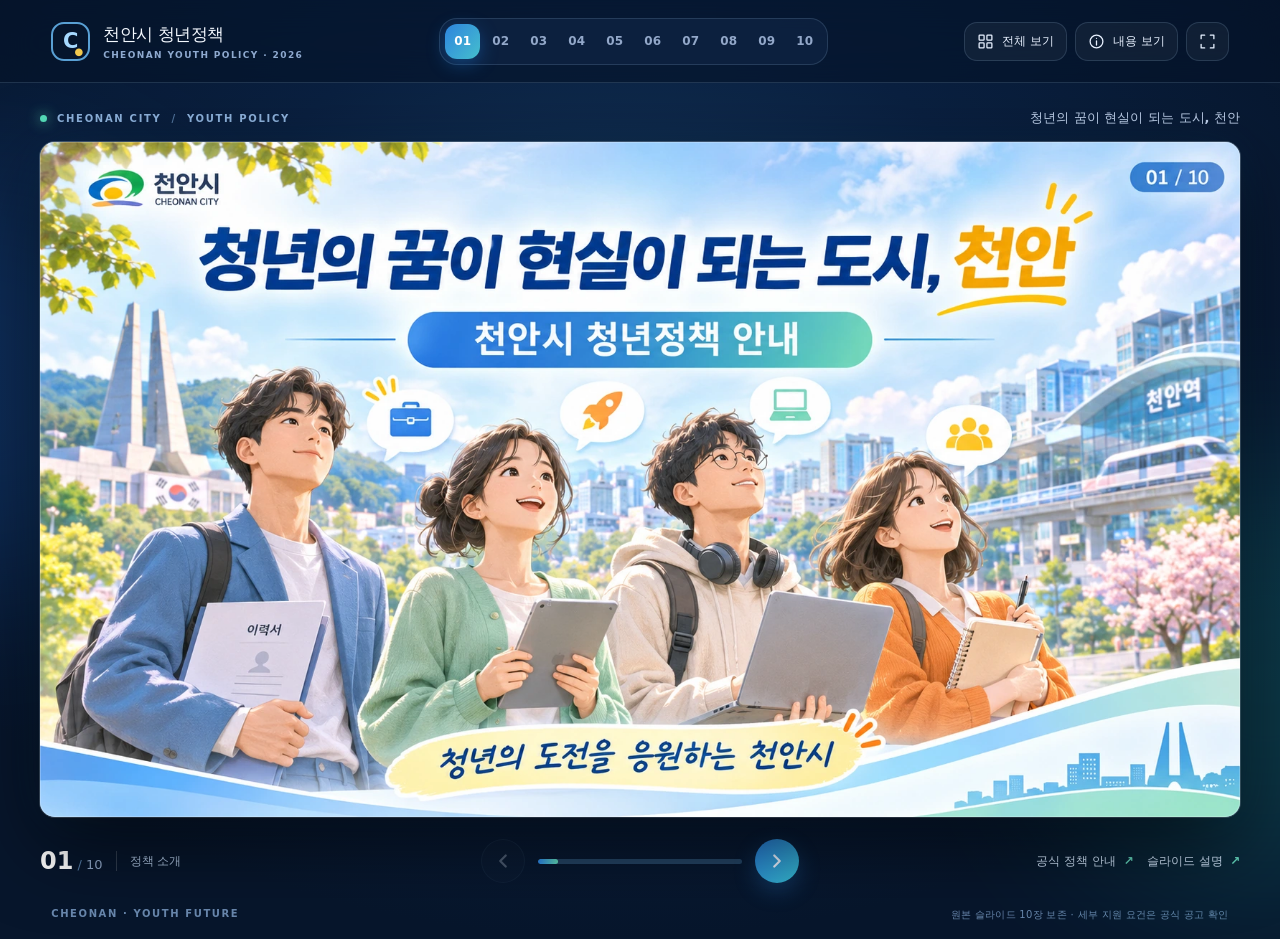
<file: 3.html>
<!doctype html>
<html lang="ko">
<head>
  <meta charset="UTF-8" />
  <meta name="viewport" content="width=device-width,initial-scale=1,viewport-fit=cover" />
  <meta name="theme-color" content="#071a38" />
  <meta name="description" content="청년의 꿈이 현실이 되는 도시, 천안 — 천안시 청년정책 10장 웹 프레젠테이션" />
  <title>천안시 청년정책 | 인터랙티브 웹 프레젠테이션</title>
  <link rel="preload" as="image" href="./assets/slides/slide-01.webp" />
  <link rel="stylesheet" href="./styles.css" />
  <script src="./app.js" defer></script>
</head>
<body>
  <div class="app-shell" id="app">
    <header class="topbar">
      <a class="brand" href="#slide-1" aria-label="천안시 청년정책 프레젠테이션 처음으로">
        <span class="brand-symbol" aria-hidden="true">C<span>●</span></span>
        <span class="brand-copy"><b>천안시 청년정책</b><small>CHEONAN YOUTH POLICY · 2026</small></span>
      </a>
      <nav class="top-nav" aria-label="슬라이드 바로가기" id="topNav"></nav>
      <div class="top-actions">
        <button class="icon-btn" id="overviewBtn" title="전체 슬라이드 보기 (G)" aria-label="전체 슬라이드 보기"><svg viewBox="0 0 24 24" aria-hidden="true"><rect x="3" y="3" width="7" height="7" rx="1"/><rect x="14" y="3" width="7" height="7" rx="1"/><rect x="3" y="14" width="7" height="7" rx="1"/><rect x="14" y="14" width="7" height="7" rx="1"/></svg><span class="desktop-label">전체 보기</span></button>
        <button class="icon-btn" id="infoBtn" title="슬라이드 내용과 설명 보기 (I)" aria-label="슬라이드 설명 보기"><svg viewBox="0 0 24 24" aria-hidden="true"><circle cx="12" cy="12" r="9"/><path d="M12 11v6M12 7.5h.01"/></svg><span class="desktop-label">내용 보기</span></button>
        <button class="icon-btn fullscreen-btn" id="fullscreenBtn" title="전체 화면 (F)" aria-label="전체 화면"><svg viewBox="0 0 24 24" aria-hidden="true"><path d="M8 3H3v5M16 3h5v5M3 16v5h5M21 16v5h-5"/></svg></button>
      </div>
    </header>

    <main class="presentation" id="presentation" aria-label="천안시 청년정책 슬라이드">
      <div class="ambient ambient-a" aria-hidden="true"></div><div class="ambient ambient-b" aria-hidden="true"></div>
      <div class="stage-header"><div class="eyebrow"><span class="live-dot"></span> CHEONAN CITY <span class="eyebrow-divider">/</span> YOUTH POLICY</div><div class="stage-title" id="stageTitle">청년의 꿈이 현실이 되는 도시, 천안</div></div>
      <div class="slide-frame" id="slideFrame" tabindex="0" role="region" aria-label="슬라이드 화면. 좌우 화살표로 이동">
        <div class="slide-media" id="slideMedia"><img id="slideImage" src="./assets/slides/slide-01.webp" alt="1번 슬라이드: 청년의 꿈이 현실이 되는 도시, 천안. 천안시 청년정책 안내" draggable="false" fetchpriority="high" /></div>
        <span class="slide-glow" aria-hidden="true"></span>
        <div class="slide-hint" aria-hidden="true">← → 키 또는 스와이프로 넘기기</div>
      </div>
      <div class="stage-controls">
        <div class="controls-left"><span class="counter"><strong id="currentNum">01</strong><span class="slash"> / </span><span>10</span></span><span class="controls-divider"></span><span class="category" id="category">청년정책 소개</span></div>
        <div class="controls-center"><button class="nav-arrow" id="prevBtn" aria-label="이전 슬라이드"><svg viewBox="0 0 24 24" aria-hidden="true"><path d="m15 18-6-6 6-6"/></svg></button><div class="slide-progress" role="progressbar" aria-label="슬라이드 진행률" aria-valuemin="1" aria-valuemax="10" aria-valuenow="1" id="progressBar"><span id="progressFill"></span></div><button class="nav-arrow primary" id="nextBtn" aria-label="다음 슬라이드"><svg viewBox="0 0 24 24" aria-hidden="true"><path d="m9 18 6-6-6-6"/></svg></button></div>
        <div class="controls-right"><button class="text-btn" id="sourceBtn">공식 정책 안내 <span aria-hidden="true">↗</span></button><button class="text-btn notes-toggle" id="notesBtn">슬라이드 설명 <span aria-hidden="true">↗</span></button></div>
      </div>
    </main>

    <footer class="footer"><span>CHEONAN · YOUTH FUTURE</span><span>원본 슬라이드 10장 보존 · 세부 지원 요건은 공식 공고 확인</span></footer>
  </div>

  <aside class="info-panel" id="infoPanel" role="dialog" aria-modal="true" aria-labelledby="infoTitle" aria-hidden="true">
    <div class="panel-head"><span class="panel-kicker">SLIDE GUIDE</span><button class="close-btn" id="closeInfo" aria-label="설명 닫기">×</button></div>
    <div class="panel-content"><div class="panel-number" id="infoNumber">01 / 10</div><h2 id="infoTitle">청년의 꿈이 현실이 되는 도시, 천안</h2><p id="infoIntro"></p><div id="infoDetails" class="info-details"></div><div class="notice"><b>안내</b><p>슬라이드에 기재된 지원 금액·대상·시기 및 시행 여부는 변경될 수 있습니다. 신청 전 반드시 천안시 공식 공고를 확인하세요.</p></div><a href="https://www.cheonan.go.kr/go_now/" target="_blank" rel="noopener noreferrer" class="source-link">천안시 공식 안내 확인 <span>↗</span></a></div>
  </aside>
  <div class="scrim" id="scrim" hidden></div>
  <dialog class="overview" id="overview"><div class="overview-head"><div><span class="panel-kicker">ALL SLIDES</span><h2>전체 슬라이드</h2><p>원하는 화면을 선택해 바로 이동하세요.</p></div><button class="close-btn" id="closeOverview" aria-label="전체 보기 닫기">×</button></div><div class="overview-grid" id="overviewGrid"></div></dialog>
  <div class="toast" id="toast" role="status" aria-live="polite"></div>
</body>
</html>
</file>
<file: styles.css>
:root{font-family:ui-sans-serif,system-ui,-apple-system,"Apple SD Gothic Neo","Malgun Gothic",sans-serif;color:#f4f9ff;background:#07162c;font-synthesis:none;font-smooth:always;--muted:#9daec9;--blue:#56a6ff;--teal:#64d7c1;--stroke:rgba(183,218,255,.15)}*{box-sizing:border-box}html{scroll-behavior:smooth}body{margin:0;min-width:320px}button,a{-webkit-tap-highlight-color:transparent}button{font:inherit;cursor:pointer}button:focus-visible,a:focus-visible,.slide-frame:focus-visible{outline:3px solid #ffe17a;outline-offset:4px}a{color:inherit;text-decoration:none}.app-shell{min-height:100dvh;display:flex;flex-direction:column;position:relative;overflow:hidden;background:radial-gradient(ellipse 65% 68% at 48% 32%,#14365b 0%,#0a2040 47%,#07162c 100%)}.topbar{height:83px;padding:0 clamp(18px,4vw,70px);display:flex;align-items:center;gap:20px;border-bottom:1px solid var(--stroke);background:rgba(4,18,39,.57);backdrop-filter:blur(18px);position:relative;z-index:3}.brand{display:flex;gap:13px;align-items:center;flex-shrink:0}.brand-symbol{display:grid;place-items:center;border:2px solid rgba(112,196,255,.8);width:39px;height:39px;border-radius:13px;color:#a6d9ff;font-size:21px;font-weight:900;font-style:italic;position:relative}.brand-symbol span{color:#f1c84e;position:absolute;font-size:10px;bottom:2px;right:5px}.brand-copy{display:flex;flex-direction:column;gap:4px}.brand-copy b{font-size:17px;letter-spacing:-.6px}.brand-copy small{font-size:9px;letter-spacing:1.4px;color:#8faad0;font-weight:750}.top-nav{margin:auto;display:flex;align-items:center;gap:3px;background:#102543b8;border:1px solid var(--stroke);padding:5px;border-radius:18px}.top-nav button{border:0;background:transparent;color:#93a8c9;width:35px;height:35px;border-radius:12px;font-weight:750;font-size:12px;transition:.2s}.top-nav button.active{background:linear-gradient(130deg,#2e84de,#45bfcd);color:white;box-shadow:0 5px 18px #1c7bdb65}.top-nav button:not(.active):hover{background:#264363;color:#fff}.top-actions{display:flex;align-items:center;gap:8px}.icon-btn,.nav-arrow,.close-btn{border:1px solid var(--stroke);background:#ffffff0c;color:#e8f1ff;display:flex;align-items:center;justify-content:center;transition:background .2s,transform .2s}.icon-btn{border-radius:13px;padding:10px 12px;gap:8px;font-size:12px;white-space:nowrap}.icon-btn svg{width:17px;height:17px;fill:none;stroke:currentColor;stroke-width:1.8;stroke-linecap:round;stroke-linejoin:round}.icon-btn:hover,.nav-arrow:hover,.close-btn:hover{background:#ffffff28;transform:translateY(-1px)}.presentation{flex:1;display:flex;flex-direction:column;align-items:center;justify-content:center;padding:26px 24px 15px;position:relative;isolation:isolate;min-height:0}.ambient{position:absolute;border-radius:50%;filter:blur(80px);opacity:.19;z-index:-1;pointer-events:none}.ambient-a{width:430px;height:430px;left:-230px;top:10%;background:#2578e7}.ambient-b{width:430px;height:430px;right:-200px;bottom:1%;background:#22c4b5}.stage-header{width:min(1200px,100%);display:flex;align-items:center;justify-content:space-between;gap:25px;margin-bottom:15px}.eyebrow{font-size:10px;font-weight:800;letter-spacing:1.7px;color:#90b5df;display:flex;align-items:center;gap:10px;white-space:nowrap}.live-dot{height:7px;width:7px;background:#56deba;box-shadow:0 0 13px #56deba;border-radius:100%}.eyebrow-divider{color:#54779f}.stage-title{font-size:13px;font-weight:700;color:#c2d4ee;text-align:right;overflow:hidden;text-overflow:ellipsis;white-space:nowrap}.slide-frame{width:min(1200px,100%);aspect-ratio:1672/941;border-radius:15px;position:relative;overflow:hidden;background:#aecdeb;box-shadow:0 26px 80px #0009,0 0 0 1px #d9eeff45,0 0 45px #3d9fec15;transform:translateZ(0);touch-action:pan-y;user-select:none}.slide-media{width:100%;height:100%;position:relative}.slide-media img{display:block;width:100%;height:100%;object-fit:contain}.slide-media.enter-forward{animation:slideInForward .5s cubic-bezier(.21,.8,.24,1) both}.slide-media.enter-back{animation:slideInBack .5s cubic-bezier(.21,.8,.24,1) both}.slide-glow{position:absolute;inset:0;pointer-events:none;box-shadow:inset 0 0 0 1px #ffffff33;border-radius:15px}.slide-hint{position:absolute;bottom:10px;left:50%;transform:translateX(-50%);border-radius:30px;color:#fff;background:#071c35a8;border:1px solid #ffffff40;padding:7px 13px;font-size:10px;opacity:0;transition:opacity .3s;white-space:nowrap}.slide-frame:hover .slide-hint{opacity:1}@keyframes slideInForward{from{opacity:.4;transform:translateX(38px) scale(.985)}to{opacity:1;transform:translateX(0) scale(1)}}@keyframes slideInBack{from{opacity:.4;transform:translateX(-38px) scale(.985)}to{opacity:1;transform:translateX(0) scale(1)}}.stage-controls{width:min(1200px,100%);margin-top:22px;display:grid;grid-template-columns:1fr auto 1fr;align-items:center;gap:15px}.controls-left,.controls-center,.controls-right{display:flex;align-items:center;gap:13px}.controls-right{justify-content:flex-end}.counter{font-size:13px;color:#91a9ca;font-variant-numeric:tabular-nums;white-space:nowrap}.counter strong{font-size:24px;color:#fff;font-weight:800}.slash{color:#547ca7}.controls-divider{width:1px;height:20px;background:#ffffff2b}.category{color:#acc2de;font-size:12px;white-space:nowrap}.nav-arrow{height:44px;width:44px;border-radius:50%;flex-shrink:0}.nav-arrow svg{height:22px;width:22px;fill:none;stroke:currentColor;stroke-width:2.4;stroke-linecap:round;stroke-linejoin:round}.nav-arrow.primary{background:linear-gradient(135deg,#277bd9,#35b9cd);border:0;box-shadow:0 8px 22px #288be446}.nav-arrow:disabled{opacity:.25;cursor:default;transform:none}.slide-progress{width:clamp(110px,16vw,208px);height:5px;border-radius:5px;background:#244464;overflow:hidden}.slide-progress span{display:block;width:10%;height:100%;border-radius:5px;background:linear-gradient(90deg,#2c88ed,#64e0bd);transition:width .4s}.text-btn{border:0;background:none;color:#d2e5fa;font-weight:650;font-size:12px;padding:8px 0}.text-btn:hover{color:#71dbe1}.text-btn span{color:#65d7be;margin-left:3px}.footer{padding:10px clamp(18px,4vw,70px) 17px;display:flex;justify-content:space-between;gap:20px;color:#6988ae;font-size:10px;letter-spacing:.3px}.footer span:first-child{font-weight:850;letter-spacing:1.6px}.scrim{position:fixed;inset:0;background:#0009;backdrop-filter:blur(4px);z-index:9}.info-panel{width:min(420px,100vw);position:fixed;inset:0 0 0 auto;background:#0a203b;box-shadow:-12px 0 50px #0006;z-index:10;transform:translateX(105%);transition:transform .36s cubic-bezier(.22,.8,.2,1);display:flex;flex-direction:column;visibility:hidden}.info-panel.open{transform:translateX(0);visibility:visible}.panel-head{padding:28px 29px 16px;display:flex;justify-content:space-between;align-items:center;border-bottom:1px solid var(--stroke)}.panel-kicker{color:#64d9c6;letter-spacing:2.1px;font-size:10px;font-weight:850}.close-btn{width:35px;height:35px;border-radius:12px;font-size:24px;line-height:1}.panel-content{overflow-y:auto;padding:28px 30px 40px}.panel-number{color:#6bbfe7;font-weight:800;letter-spacing:2px;font-size:12px}.panel-content h2{font-size:27px;line-height:1.35;letter-spacing:-1.2px;margin:12px 0 16px}.panel-content>p{color:#a8c0dd;font-size:14px;line-height:1.9}.info-details{display:grid;gap:10px;margin:26px 0}.info-detail{padding:15px 17px;border:1px solid #9dbce82c;background:#ffffff09;border-radius:13px}.info-detail strong{font-size:14px;color:#e8f5ff}.info-detail p{margin:6px 0 0;font-size:12px;line-height:1.75;color:#a3bbd9}.notice{border-left:3px solid #ffd168;padding:12px 16px;background:#ffe18e0d;border-radius:0 10px 10px 0}.notice b{font-size:12px;color:#ffe39a}.notice p{font-size:12px;color:#bac7d9;line-height:1.7;margin:7px 0 0}.source-link{display:flex;align-items:center;justify-content:space-between;background:linear-gradient(110deg,#297bd6,#30afac);color:white;font-weight:700;font-size:13px;padding:15px 18px;border-radius:12px;margin-top:24px}.overview{border:1px solid #7199bd6b;background:#09203c;color:#fff;border-radius:24px;width:min(1110px,94vw);max-height:min(88dvh,930px);padding:0;box-shadow:0 30px 100px #000c}.overview::backdrop{background:#020a17d9;backdrop-filter:blur(8px)}.overview-head{padding:27px 32px 20px;display:flex;align-items:flex-start;justify-content:space-between;border-bottom:1px solid var(--stroke)}.overview-head h2{font-size:24px;margin:6px 0}.overview-head p{color:#a7bfdf;font-size:12px;margin:0}.overview-grid{padding:24px 30px 32px;display:grid;grid-template-columns:repeat(3,minmax(0,1fr));gap:18px;overflow-y:auto;max-height:calc(88dvh - 145px)}.overview-item{background:#ffffff09;border:1px solid #ffffff23;color:#f1f7ff;border-radius:13px;padding:8px;text-align:left;transition:.2s;min-width:0}.overview-item:hover{background:#ffffff1b;transform:translateY(-3px);border-color:#77d8e2}.overview-item.current{border-color:#67d6e1;box-shadow:0 0 0 1px #67d6e1}.overview-item img{display:block;width:100%;aspect-ratio:1672/941;object-fit:cover;border-radius:8px}.overview-item .thumb-caption{display:flex;gap:10px;align-items:center;padding:10px 5px 5px;font-size:12px;font-weight:700}.thumb-caption em{font-style:normal;color:#60d6ca}.toast{position:fixed;bottom:25px;left:50%;transform:translate(-50%,15px);background:#e8fbff;color:#0a2b4c;padding:10px 20px;border-radius:100px;z-index:15;font-size:12px;font-weight:750;opacity:0;pointer-events:none;transition:.2s}.toast.show{transform:translate(-50%,0);opacity:1}@media(max-width:1100px){.topbar{padding:0 22px}.top-nav button{width:28px;height:32px}.desktop-label{display:none}.brand-copy small{letter-spacing:.5px}.stage-controls{margin-top:16px}}@media(max-width:760px){.topbar{height:65px;padding:0 14px;gap:10px}.brand-symbol{height:32px;width:32px;font-size:17px;border-radius:10px}.brand-copy b{font-size:13px}.brand-copy small{display:none}.top-nav{display:none}.top-actions{margin-left:auto;gap:5px}.icon-btn{padding:8px}.icon-btn svg{width:18px;height:18px}.presentation{padding:26px 12px 10px;justify-content:center}.stage-header{margin-bottom:12px;align-items:flex-start;flex-direction:column;gap:8px}.stage-title{font-size:13px;text-align:left;white-space:normal}.eyebrow{font-size:9px}.slide-frame{border-radius:7px;box-shadow:0 17px 46px #0009}.slide-glow{border-radius:7px}.slide-hint{display:none}.stage-controls{grid-template-columns:1fr auto;row-gap:19px;margin-top:18px}.controls-left{grid-column:1}.controls-center{grid-column:2}.controls-right{grid-column:1/-1;justify-content:space-between;padding-top:12px;border-top:1px solid var(--stroke)}.category{font-size:11px}.counter strong{font-size:20px}.nav-arrow{height:39px;width:39px}.slide-progress{width:72px}.footer{padding:12px 14px 19px;font-size:9px}.footer span:first-child{display:none}.overview-grid{grid-template-columns:repeat(2,minmax(0,1fr));gap:10px;padding:15px}.overview-head{padding:19px}.overview-item .thumb-caption{font-size:10px;gap:6px}.info-panel{width:min(420px,100vw)}}@media(max-width:440px){.slide-progress{width:46px}.controls-center{gap:7px}.presentation{padding-left:8px;padding-right:8px}.footer{line-height:1.5}.overview-grid{grid-template-columns:1fr 1fr}}@media(max-height:720px) and (min-width:761px){.topbar{height:62px}.presentation{padding-top:12px}.stage-header{margin-bottom:9px}.stage-controls{margin-top:12px}.footer{padding-bottom:8px}.slide-frame{width:min(1000px,calc((100dvh - 222px)*1672/941),100%)}}@media(prefers-reduced-motion:reduce){*,*::before,*::after{animation-duration:.01ms!important;transition-duration:.01ms!important;scroll-behavior:auto!important}}
</file>
